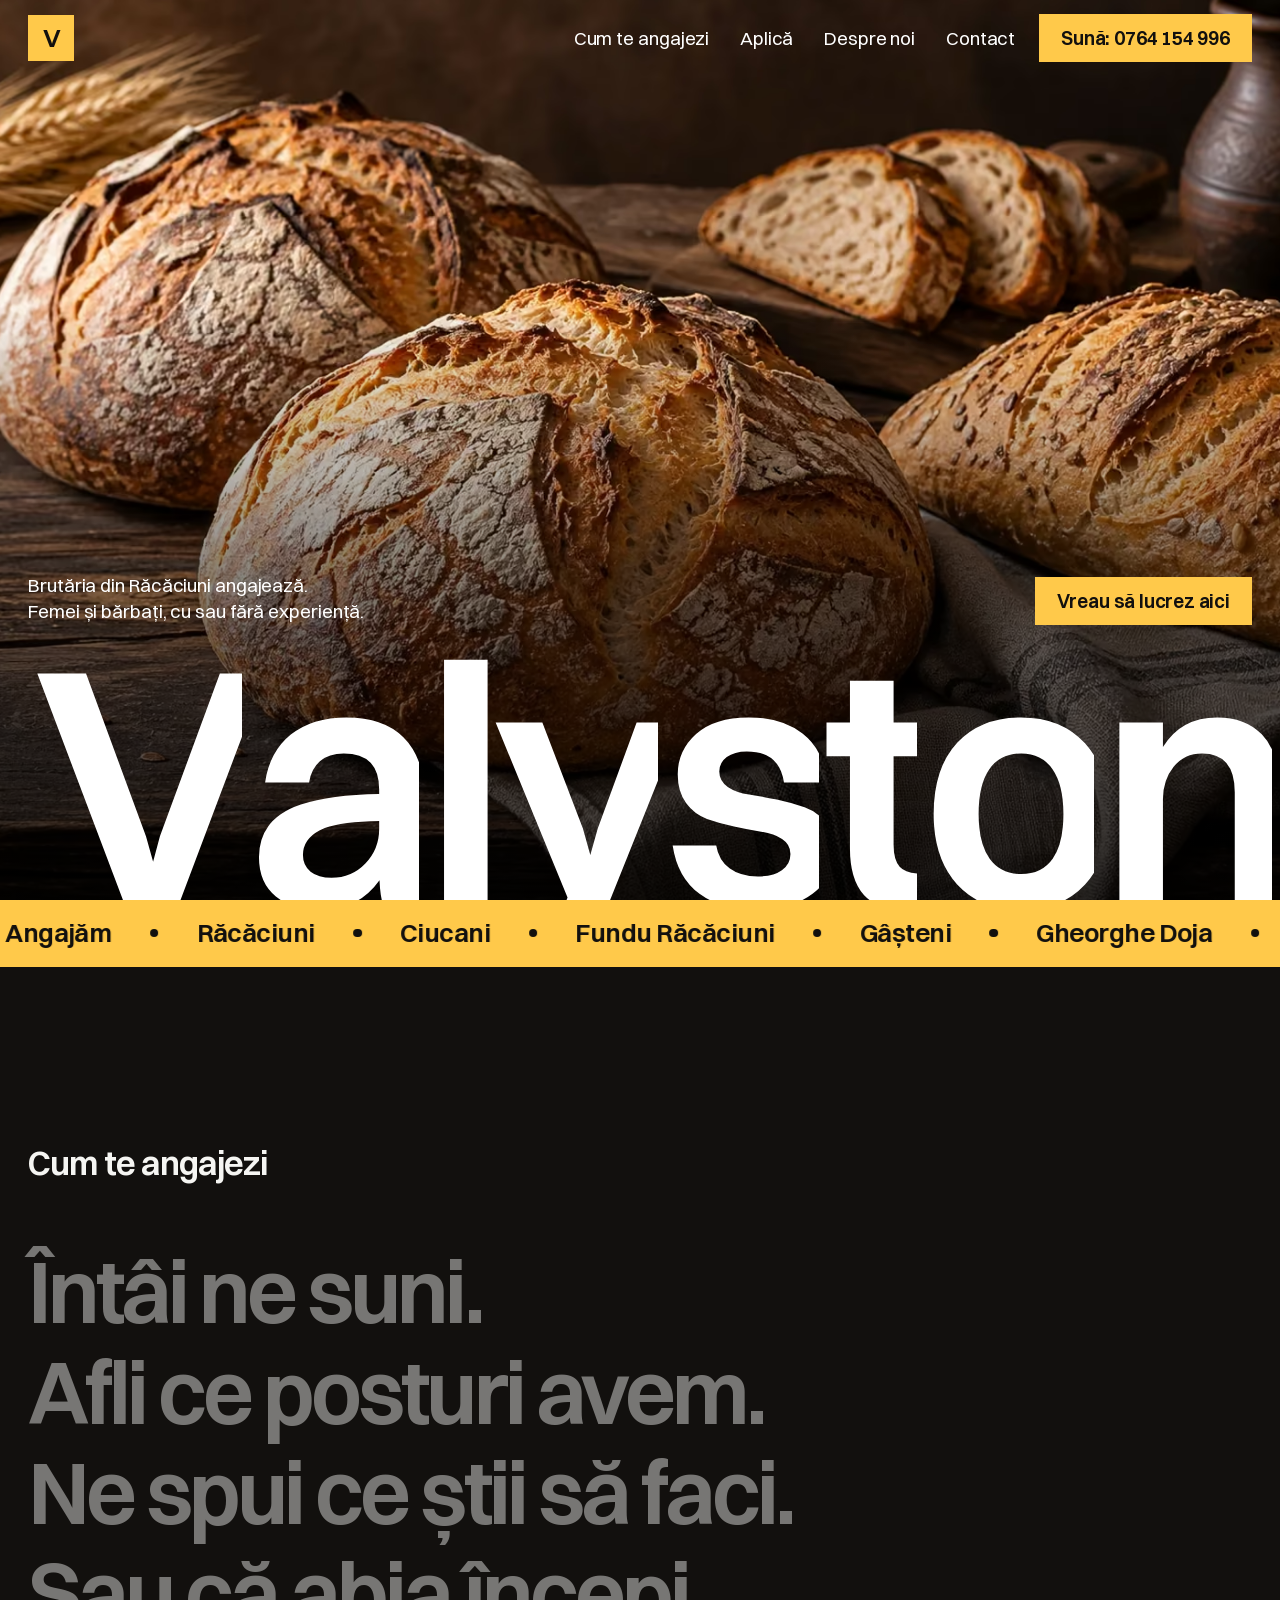
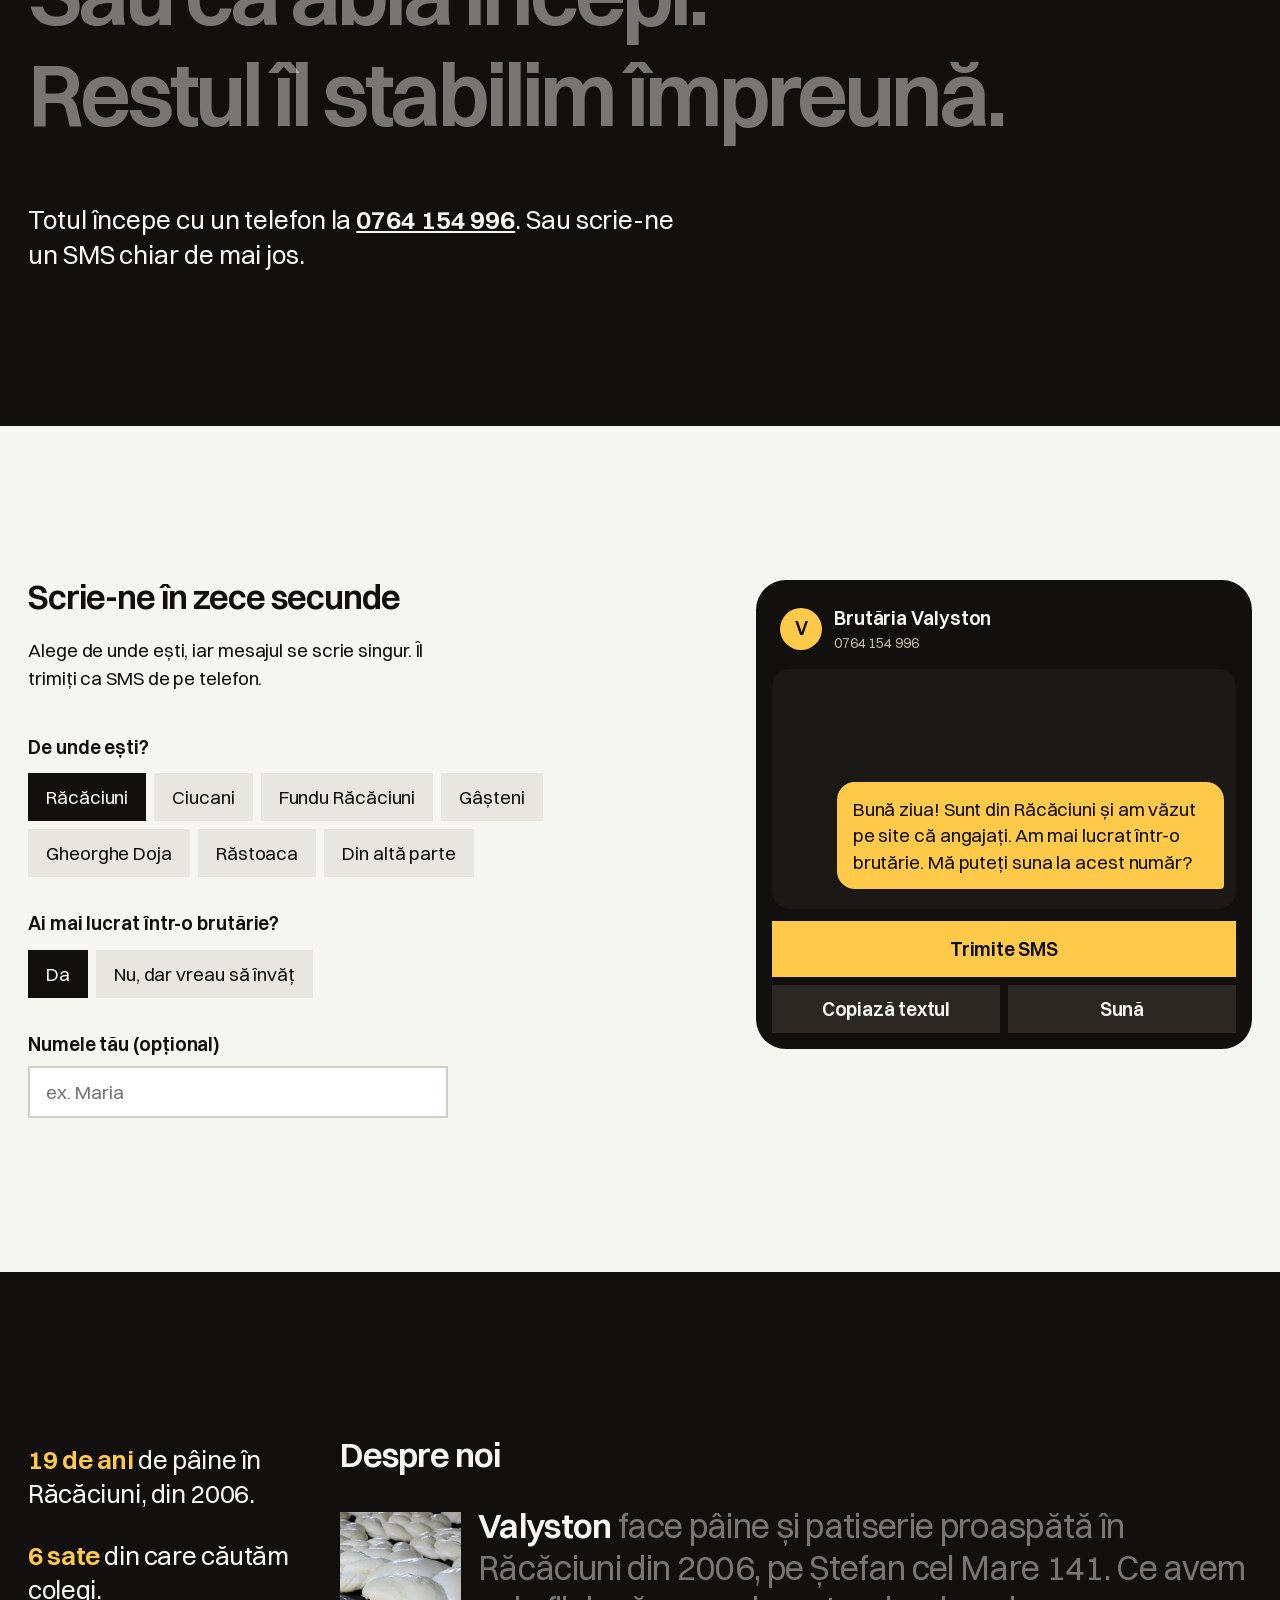
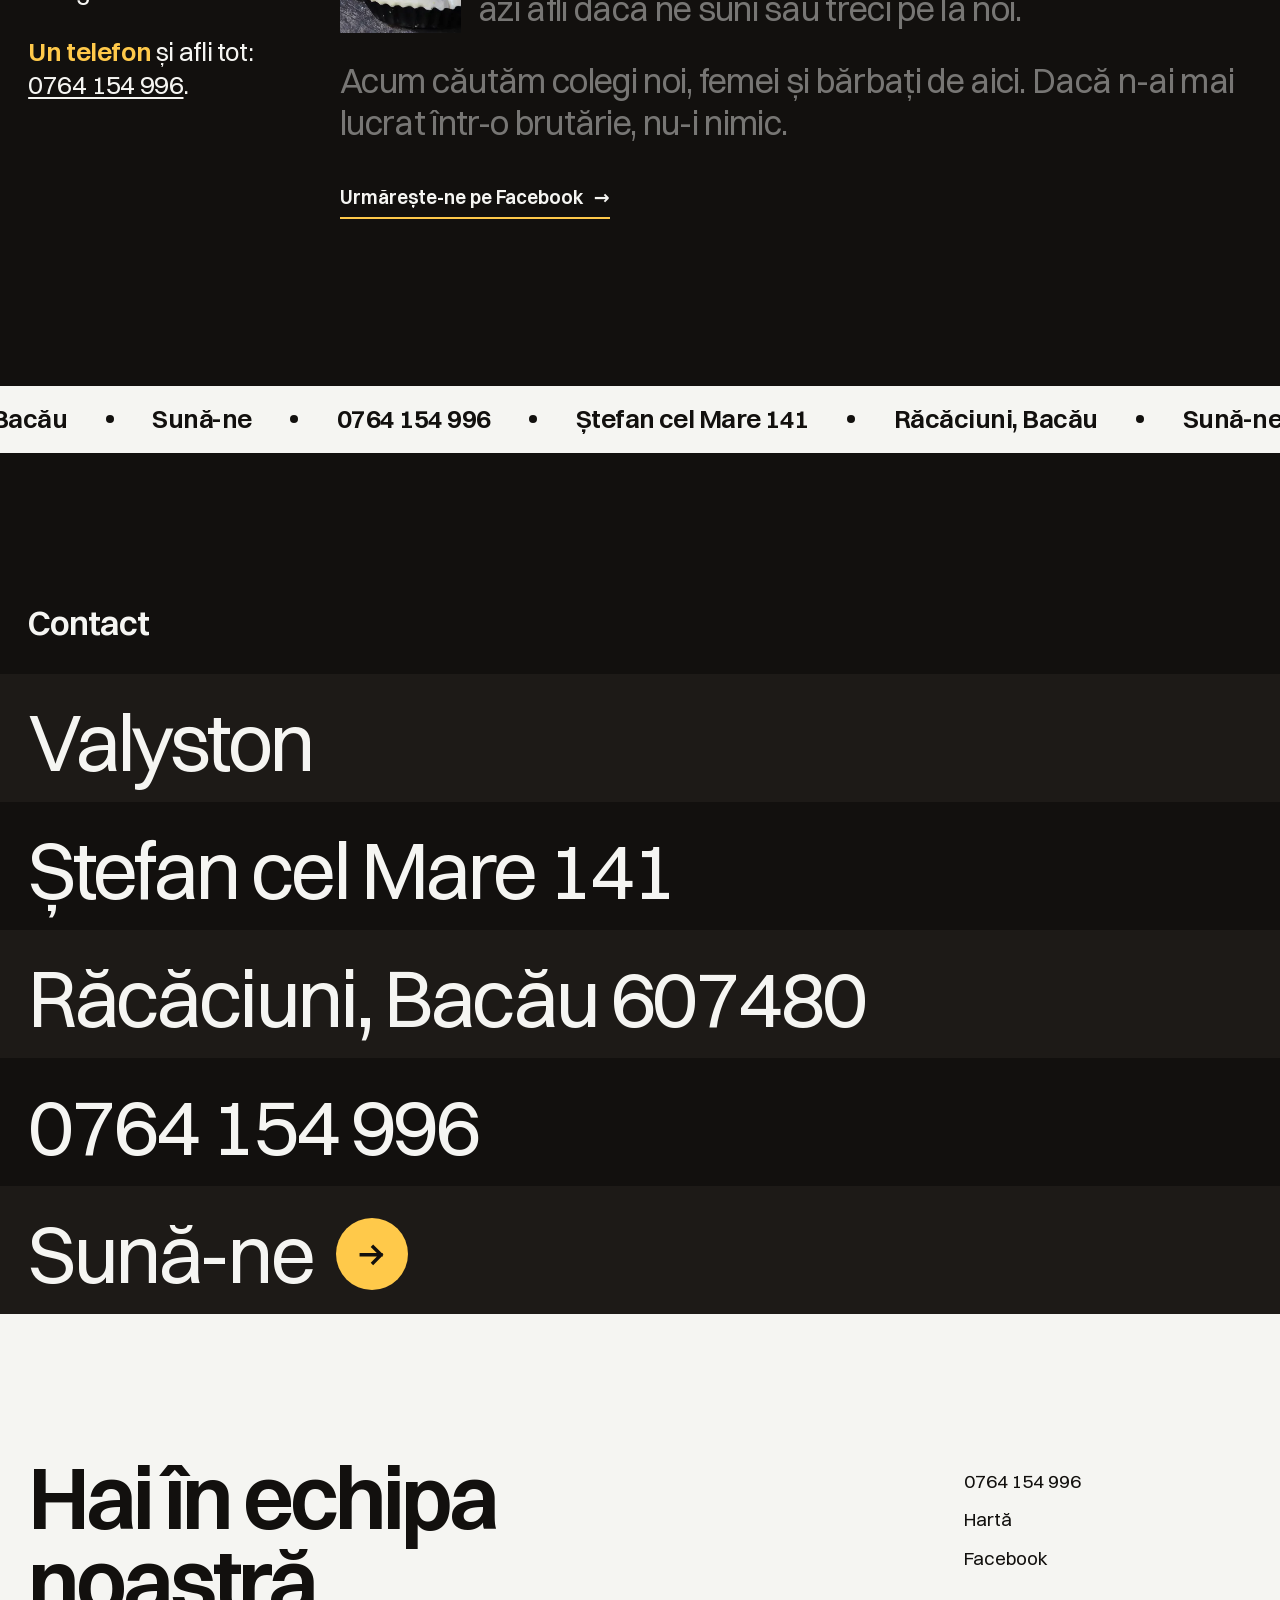
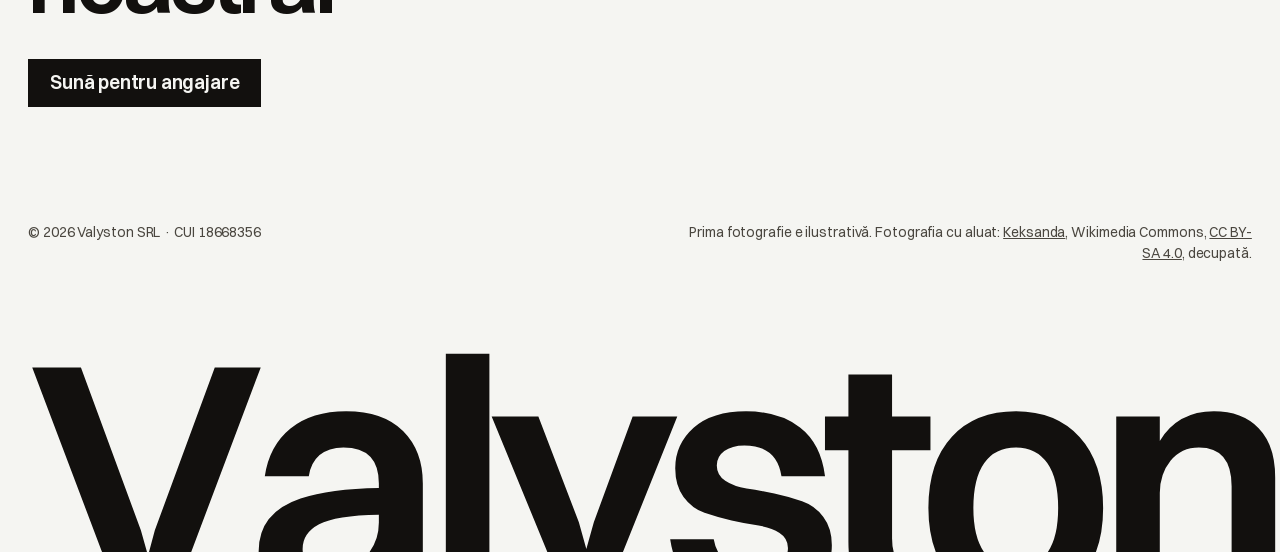
<file: index.html>
<!doctype html>
<html lang="ro">
<head>
  <meta charset="utf-8">
  <meta name="viewport" content="width=device-width, initial-scale=1, viewport-fit=cover">
  <title>Brutăria Valyston angajează · Răcăciuni, Bacău</title>
  <meta name="description" content="Brutăria Valyston din Răcăciuni angajează femei și bărbați din comună și din satele vecine, cu sau fără experiență. Sună la 0764 154 996.">
  <meta name="theme-color" content="#12100e">
  <link rel="canonical" href="https://edivvsshi.github.io/valyston/">
  <meta name="format-detection" content="telephone=no">
  <link rel="icon" href="favicon.svg" type="image/svg+xml">
  <link rel="apple-touch-icon" href="apple-touch-icon.png">
  <link rel="manifest" href="site.webmanifest">
  <meta property="og:type" content="website">
  <meta property="og:locale" content="ro_RO">
  <meta property="og:site_name" content="Brutăria Valyston">
  <meta property="og:title" content="Brutăria Valyston angajează">
  <meta property="og:description" content="Căutăm femei și bărbați din Răcăciuni și din satele vecine, cu sau fără experiență. Sună la 0764 154 996.">
  <meta property="og:url" content="https://edivvsshi.github.io/valyston/">
  <meta property="og:image" content="https://edivvsshi.github.io/valyston/img/og-angajam.jpg">
  <meta property="og:image:width" content="1200">
  <meta property="og:image:height" content="630">
  <meta name="twitter:card" content="summary_large_image">
  <link rel="preload" href="fonts/switzer-600.woff2" as="font" type="font/woff2" crossorigin>
  <link rel="stylesheet" href="style.css?v=6">
  <script type="application/ld+json">
  {
    "@context": "https://schema.org",
    "@type": "Bakery",
    "name": "Brutăria Valyston",
    "legalName": "Valyston SRL",
    "url": "https://edivvsshi.github.io/valyston/",
    "telephone": "+40764154996",
    "foundingDate": "2006",
    "image": "https://edivvsshi.github.io/valyston/img/og-angajam.jpg",
    "address": {
      "@type": "PostalAddress",
      "streetAddress": "Strada Ștefan cel Mare 141",
      "addressLocality": "Răcăciuni",
      "addressRegion": "Bacău",
      "postalCode": "607480",
      "addressCountry": "RO"
    },
    "sameAs": ["https://www.facebook.com/p/Valyston-61575104858359/"]
  }
  </script>
</head>
<body>
  <a class="skip" href="#continut">Sari la conținut</a>

  <header class="top">
    <a class="emblem" href="#acasa" aria-label="Valyston, începutul paginii"><span aria-hidden="true">V</span></a>
    <nav class="top-links" aria-label="Navigare principală">
      <a href="#cum">Cum te angajezi</a>
      <a href="#aplica">Aplică</a>
      <a href="#despre">Despre noi</a>
      <a href="#contact">Contact</a>
    </nav>
    <a class="btn btn-accent top-call magnetic" href="tel:+40764154996">Sună: 0764&nbsp;154&nbsp;996</a>
  </header>

  <main id="continut">
    <section class="hero" id="acasa" aria-labelledby="titlu">
      <div class="hero-media" aria-hidden="true"><div class="hero-pan">
        <picture>
          <source media="(max-aspect-ratio: 4/5)" type="image/avif" srcset="img/hero-telefon.avif">
          <source media="(max-aspect-ratio: 4/5)" type="image/webp" srcset="img/hero-telefon.webp">
          <source type="image/avif" srcset="img/hero-960.avif 960w, img/hero-1536.avif 1536w" sizes="100vw">
          <img class="hero-img hero-a is-on" src="img/hero-1536.webp" srcset="img/hero-960.webp 960w, img/hero-1536.webp 1536w" sizes="100vw" width="1536" height="1024" alt="" fetchpriority="high" decoding="async">
        </picture>
        <picture>
          <source media="(max-aspect-ratio: 4/5)" type="image/avif" data-srcset="img/aluat-900.avif">
          <source media="(max-aspect-ratio: 4/5)" type="image/webp" data-srcset="img/aluat-900.webp">
          <source type="image/avif" data-srcset="img/aluat-1600.avif">
          <img class="hero-img hero-b" data-src="img/aluat-1600.webp" width="1600" height="2400" alt="" decoding="async">
        </picture>
      </div></div>
      <div class="hero-copy">
        <div class="hero-row">
          <p class="hero-lead">Brutăria din Răcăciuni angajează.<br>Femei și bărbați, cu sau fără experiență.</p>
          <a class="btn btn-accent hero-cta magnetic" href="#aplica">Vreau să lucrez aici</a>
        </div>
        <h1 id="titlu" class="monument" translate="no" aria-label="Valyston">
          <span class="mask"><span>V</span></span><span class="mask"><span>a</span></span><span class="mask"><span>l</span></span><span class="mask"><span>y</span></span><span class="mask"><span>s</span></span><span class="mask"><span>t</span></span><span class="mask"><span>o</span></span><span class="mask"><span>n</span></span>
        </h1>
      </div>
    </section>

    <div class="marquee">
      <p class="sr-only">Angajăm oameni din Răcăciuni, Ciucani, Fundu Răcăciuni, Gâșteni, Gheorghe Doja și Răstoaca, cu sau fără experiență.</p>
      <div class="marquee-track" aria-hidden="true">
        <span>Angajăm</span><span>Răcăciuni</span><span>Ciucani</span><span>Fundu Răcăciuni</span><span>Gâșteni</span><span>Gheorghe Doja</span><span>Răstoaca</span><span>Cu sau fără experiență</span>
      </div>
    </div>

    <section class="how" id="cum" aria-labelledby="cum-titlu">
      <div class="wrap">
        <h2 id="cum-titlu" class="section-title">Cum te angajezi</h2>
        <div class="lines">
          <p class="line" data-fill>Întâi ne suni.</p>
          <p class="line" data-fill>Afli ce posturi avem.</p>
          <p class="line" data-fill>Ne spui ce știi să faci.</p>
          <p class="line" data-fill>Sau că abia începi.</p>
          <p class="line" data-fill>Restul îl stabilim împreună.</p>
        </div>
        <p class="how-note">Totul începe cu un telefon la <a href="tel:+40764154996">0764 154 996</a>. Sau scrie-ne un SMS chiar de mai jos.</p>
      </div>
    </section>

    <section class="apply" id="aplica" aria-labelledby="aplica-titlu">
      <div class="wrap apply-grid">
        <div class="apply-form">
          <h2 id="aplica-titlu" class="section-title">Scrie-ne în zece secunde</h2>
          <p class="apply-intro">Alege de unde ești, iar mesajul se scrie singur. Îl trimiți ca SMS de pe telefon.</p>
          <fieldset class="choice">
            <legend>De unde ești?</legend>
            <div class="chips">
              <label><input type="radio" name="sat" value="Răcăciuni" checked><span>Răcăciuni</span></label>
              <label><input type="radio" name="sat" value="Ciucani"><span>Ciucani</span></label>
              <label><input type="radio" name="sat" value="Fundu Răcăciuni"><span>Fundu Răcăciuni</span></label>
              <label><input type="radio" name="sat" value="Gâșteni"><span>Gâșteni</span></label>
              <label><input type="radio" name="sat" value="Gheorghe Doja"><span>Gheorghe Doja</span></label>
              <label><input type="radio" name="sat" value="Răstoaca"><span>Răstoaca</span></label>
              <label><input type="radio" name="sat" value="altă localitate din apropiere"><span>Din altă parte</span></label>
            </div>
          </fieldset>
          <fieldset class="choice">
            <legend>Ai mai lucrat într-o brutărie?</legend>
            <div class="chips">
              <label><input type="radio" name="exp" value="da" checked><span>Da</span></label>
              <label><input type="radio" name="exp" value="nu"><span>Nu, dar vreau să învăț</span></label>
            </div>
          </fieldset>
          <label class="name-field"><span>Numele tău (opțional)</span><input type="text" name="nume" autocomplete="given-name" autocapitalize="words" enterkeyhint="done" maxlength="40" placeholder="ex. Maria"></label>
        </div>
        <div class="phone" data-ui>
          <div class="phone-head"><span class="phone-avatar" aria-hidden="true">V</span><span>Brutăria Valyston<small>0764 154 996</small></span></div>
          <div class="phone-body">
            <p class="bubble" id="mesaj">Bună ziua! Sunt din Răcăciuni și am văzut pe site că angajați. Am mai lucrat într-o brutărie. Mă puteți suna la acest număr?</p>
          </div>
          <p class="sr-only" id="mesaj-anunt" aria-live="polite"></p>
          <div class="phone-actions">
            <a class="btn btn-accent send magnetic" id="trimite" href="sms:+40764154996?&amp;body=Bun%C4%83%20ziua!%20Am%20v%C4%83zut%20pe%20site%20c%C4%83%20angaja%C8%9Bi.">Trimite SMS</a>
            <button class="btn btn-ghost" type="button" id="copiaza">Copiază textul</button>
            <a class="btn btn-ghost" href="tel:+40764154996">Sună</a>
          </div>
        </div>
      </div>
    </section>

    <section class="about" id="despre" aria-labelledby="despre-titlu">
      <div class="wrap about-grid">
        <div class="facts">
          <p><strong><span class="roll" data-roll>20</span> de ani</strong> de pâine în Răcăciuni, din 2006.</p>
          <p><strong>6 sate</strong> din care căutăm colegi.</p>
          <p><strong>Un telefon</strong> și afli tot: <a href="tel:+40764154996">0764 154 996</a>.</p>
        </div>
        <div class="about-text">
          <h2 id="despre-titlu" class="section-title">Despre noi</h2>
          <p class="statement" data-words><img class="dropcap" src="img/dropcap.webp" width="240" height="240" loading="lazy" decoding="async" alt="Aluat crescut în tăvi, pregătit pentru cuptor"><strong>Valyston</strong> face pâine și patiserie proaspătă în Răcăciuni din 2006, pe Ștefan cel Mare 141. Ce avem azi afli dacă ne suni sau treci pe la noi.</p>
          <p class="statement soft" data-words>Acum căutăm colegi noi, femei și bărbați de aici. Dacă n-ai mai lucrat într-o brutărie, nu-i nimic.</p>
          <a class="text-link" href="https://www.facebook.com/p/Valyston-61575104858359/" target="_blank" rel="noopener noreferrer">Urmărește-ne pe Facebook <span aria-hidden="true">→</span></a>
        </div>
      </div>
    </section>

    <div class="marquee marquee-2" data-dir="-1">
      <div class="marquee-track" aria-hidden="true">
        <span>Sună-ne</span><span>0764 154 996</span><span>Ștefan cel Mare 141</span><span>Răcăciuni, Bacău</span>
      </div>
    </div>

    <section class="contact" id="contact" aria-labelledby="contact-titlu">
      <h2 id="contact-titlu" class="section-title wrap">Contact</h2>
      <ul class="rows">
        <li class="crow"><span translate="no">Valyston</span></li>
        <li class="crow"><a href="https://www.google.com/maps/search/?api=1&amp;query=Valyston%20Strada%20Stefan%20cel%20Mare%20141%20Racaciuni" target="_blank" rel="noopener noreferrer">Ștefan cel Mare 141</a></li>
        <li class="crow"><span>Răcăciuni, Bacău 607480</span></li>
        <li class="crow"><a href="tel:+40764154996">0764 154 996</a></li>
        <li class="crow crow-hello"><a href="tel:+40764154996"><span>Sună-ne</span><span class="round" aria-hidden="true"><svg viewBox="0 0 24 24" fill="none" stroke="currentColor" stroke-width="2.6" stroke-linecap="square"><path d="M4 12h15M13 6l6 6-6 6"/></svg></span></a></li>
      </ul>
    </section>

    <a class="callbar" href="tel:+40764154996" hidden>Sună pentru angajare: 0764&nbsp;154&nbsp;996</a>
  </main>

  <footer class="closing">
    <div class="wrap closing-grid">
      <div>
        <p class="invite">Hai în echipa noastră.</p>
        <a class="btn btn-dark magnetic" href="tel:+40764154996">Sună pentru angajare</a>
      </div>
      <ul class="closing-links">
        <li><a href="tel:+40764154996">0764 154 996</a></li>
        <li><a href="https://www.google.com/maps/search/?api=1&amp;query=Valyston%20Strada%20Stefan%20cel%20Mare%20141%20Racaciuni" target="_blank" rel="noopener noreferrer">Hartă</a></li>
        <li><a href="https://www.facebook.com/p/Valyston-61575104858359/" target="_blank" rel="noopener noreferrer">Facebook</a></li>
      </ul>
    </div>
    <div class="wrap legal">
      <p>© <span id="year">2026</span> Valyston SRL · CUI 18668356</p>
      <p>Prima fotografie e ilustrativă. Fotografia cu aluat: <a href="https://commons.wikimedia.org/wiki/File:P%C3%A2ine_la_cuptor.jpg">Keksanda</a>, Wikimedia Commons, <a href="https://creativecommons.org/licenses/by-sa/4.0/">CC BY-SA 4.0</a>, decupată.</p>
    </div>
    <p class="giant" translate="no" aria-hidden="true"><span>V</span><span>a</span><span>l</span><span>y</span><span>s</span><span>t</span><span>o</span><span>n</span></p>
  </footer>

  <script src="animations.js?v=6" defer></script>
</body>
</html>
</file>
<file: style.css>
@font-face{font-family:'Switzer';font-style:normal;font-weight:400;font-display:swap;src:url(fonts/switzer-400.woff2) format('woff2')}
@font-face{font-family:'Switzer';font-style:normal;font-weight:600;font-display:swap;src:url(fonts/switzer-600.woff2) format('woff2')}

/* Valyston: the name as a monument. */
:root{
  color-scheme:dark;
  --bg:#12100e; --surface:#1d1a17; --ink:#f5f5f2; --muted:#bdb7ae;
  --accent:#ffc94a; --accent-ink:#12100e;
  --light:#f5f5f2; --light-2:#e7e6e1; --light-ink:#12100e; --light-muted:#4a463f;
  --font:'Switzer',system-ui,-apple-system,'Segoe UI',Arial,sans-serif;
  --step-small:clamp(.8125rem,.79rem + .1vw,.875rem);
  --step-body:clamp(1.0625rem,1rem + .25vw,1.1875rem);
  --step-lead:clamp(1.25rem,1.1rem + .7vw,1.625rem);
  --step-head:clamp(2.5rem,1.2rem + 5.4vw,6.5rem);
  --step-title:clamp(1.625rem,1.25rem + 1.1vw,2.25rem);
  --step-display:clamp(64px,26.6vw,560px);
  --m:max(clamp(16px,2.2vw,32px),env(safe-area-inset-left),env(safe-area-inset-right));
  --ease:cubic-bezier(.2,.7,.2,1);
  --ease-out:cubic-bezier(.16,1,.3,1);
}
*,*::before,*::after{box-sizing:border-box}
html{-webkit-text-size-adjust:100%}
body{margin:0;background:var(--bg);color:var(--ink);font:400 var(--step-body)/1.5 var(--font);letter-spacing:-.005em;-webkit-font-smoothing:antialiased;font-kerning:normal}
img{display:block;max-width:100%;height:auto}
a{color:inherit;touch-action:manipulation}
a,button,label{-webkit-tap-highlight-color:transparent}
.sr-only{position:absolute!important;width:1px;height:1px;margin:-1px;padding:0;overflow:hidden;clip:rect(0 0 0 0);white-space:nowrap;border:0}
:focus-visible{outline:3px solid var(--accent);outline-offset:3px}
h1,h2,h3,p,ul,figure,fieldset{margin:0}
ul{padding:0;list-style:none}
fieldset{border:0;padding:0;min-width:0}
section[id]{scroll-margin-top:72px}
.skip{position:absolute;left:12px;top:-80px;z-index:60;background:var(--accent);color:var(--accent-ink);padding:10px 14px;font-weight:600}
.skip:focus{top:12px}
.wrap{max-width:1600px;margin-inline:auto;padding-inline:var(--m)}
.section-title{font:600 var(--step-title)/1.05 var(--font);letter-spacing:-.03em}

/* Buttons: one shape, square corners */
.btn{display:inline-flex;align-items:center;justify-content:center;gap:10px;min-height:48px;padding:0 22px;border:0;font:600 var(--step-body)/1 var(--font);letter-spacing:-.01em;text-decoration:none;cursor:pointer;transition:background-color .25s ease,color .25s ease,transform .35s var(--ease-out)}
.btn:active{transform:scale(.97)!important}
.btn-accent{background:var(--accent);color:var(--accent-ink)}
.btn-dark{background:var(--light-ink);color:var(--light)}
.btn-ghost{background:#2b2723;color:var(--ink)}

/* Top bar: rides over the hero, turns solid after it, hides while reading */
.top{position:fixed;inset:0 0 auto 0;z-index:40;display:flex;align-items:center;justify-content:space-between;gap:24px;padding:14px var(--m);color:#fff;transition:transform .45s var(--ease-out),background-color .3s ease}
.top.solid{background:var(--bg)}
.top.away{transform:translateY(-105%)}
.top:focus-within{transform:none}
.emblem{display:grid;place-items:center;width:46px;height:46px;background:var(--accent);color:var(--accent-ink);font:600 1.6rem/1 var(--font);text-decoration:none;letter-spacing:-.04em}
.top-links{display:flex;gap:clamp(18px,2.4vw,36px);margin-left:auto}
.top-links a{position:relative;text-decoration:none;padding:8px 0}
.top-links a::after{content:"";position:absolute;left:0;right:0;bottom:4px;height:2px;background:currentColor;transform:scaleX(0);transform-origin:right;transition:transform .35s var(--ease-out)}

/* Hero */
.hero{position:relative;height:100svh;min-height:600px;overflow:clip;display:grid;align-items:end;color:#fff;background:#000}
.hero-media{position:absolute;inset:0}
.hero-pan{position:absolute;inset:-2%;transition:transform .9s var(--ease-out)}
.hero-img{position:absolute;inset:0;width:100%;height:100%;object-fit:cover;opacity:0;transition:opacity 1.6s ease}
.hero-b{object-position:50% 62%}
.hero-img.is-on{opacity:1}
.hero::after{content:"";position:absolute;inset:auto 0 0 0;height:66%;background:linear-gradient(to top,rgba(0,0,0,.8),rgba(0,0,0,.45) 55%,rgba(0,0,0,0));pointer-events:none} /* taste-skill-ignore: neutral scrim over the photo for legibility */
.hero-copy{position:relative;z-index:2;padding:0 var(--m);min-width:0}
.hero-row{display:flex;justify-content:space-between;align-items:flex-end;gap:24px;margin-bottom:clamp(4px,1vw,16px)}
.hero-lead{max-width:34ch;font-size:var(--step-body);line-height:1.4;color:#fff}
.monument{display:flex;justify-content:space-between;font:600 var(--step-display)/.8 var(--font);letter-spacing:-.055em;margin:0 0 -.07em;white-space:nowrap}
.mask{display:inline-block;overflow:hidden;padding:.02em .015em .14em;margin-bottom:-.12em}
.mask>span{display:inline-block}
.monument .mask:last-child,.giant span:last-child{margin-right:-.06em} /* optical: the n's side bearing, so its stem meets the margin */

/* Marquee */
.marquee{overflow:hidden;background:var(--accent);color:var(--accent-ink);padding:clamp(14px,1.6vw,22px) 0}
.marquee-track{display:flex;width:max-content;will-change:transform}
.marquee-track span{display:inline-flex;align-items:center;font:600 var(--step-lead)/1 var(--font);letter-spacing:-.02em;white-space:nowrap;padding-right:clamp(28px,3vw,48px)}
.marquee-2{background:var(--light);color:var(--light-ink)}
.marquee-track span::after{content:"";width:.32em;height:.32em;margin-left:clamp(28px,3vw,48px);border-radius:50%;background:currentColor}

/* How to apply: lines that fill with ink */
.how{padding:clamp(110px,14vw,200px) 0 clamp(100px,12vw,170px)}
.lines{margin-top:clamp(40px,5vw,72px)}
.line{font:600 var(--step-head)/1.02 var(--font);letter-spacing:-.045em;margin-bottom:.12em;text-wrap:balance}
.how-note{max-width:44ch;margin-top:clamp(40px,5vw,64px);font-size:var(--step-lead);line-height:1.35}
.how-note a{color:var(--ink);font-weight:600}

/* Apply: the live message */
.apply{background:var(--light);color:var(--light-ink);padding:clamp(100px,12vw,170px) 0}
.apply-grid{display:grid;grid-template-columns:repeat(12,minmax(0,1fr));column-gap:24px;align-items:start}
.apply-form{grid-column:1/7}
.apply-intro{max-width:40ch;margin:20px 0 40px;font-size:var(--step-body);line-height:1.5}
.choice{margin-bottom:32px}
.choice legend{font-weight:600;margin-bottom:12px;padding:0}
.chips{display:flex;flex-wrap:wrap;gap:8px}
.chips label{position:relative;cursor:pointer}
.chips input{position:absolute;opacity:0;inset:0;margin:0;cursor:pointer}
.chips span{display:inline-flex;align-items:center;min-height:48px;padding:0 18px;background:var(--light-2);transition:background-color .2s ease,color .2s ease,transform .3s var(--ease-out)}
.chips label:active span{transform:scale(.96)}
.chips input:checked+span{background:var(--light-ink);color:var(--light)}
.chips input:focus-visible+span{outline:3px solid var(--light-ink);outline-offset:2px}
.name-field{display:grid;gap:8px;max-width:420px;font-weight:600}
.name-field input{height:52px;padding:0 16px;border:2px solid #cfcdc6;background:#fff;color:var(--light-ink);font:400 var(--step-body) var(--font)}
.name-field input:focus{outline:none;border-color:var(--light-ink)}
.phone{grid-column:8/13;background:var(--bg);color:var(--ink);border-radius:30px;padding:16px;position:sticky;top:96px}
.phone-head{display:flex;align-items:center;gap:12px;padding:8px 8px 16px;font-weight:600}
.phone-head small{display:block;font-weight:400;color:var(--muted);font-size:var(--step-small)}
.phone-avatar{display:grid;place-items:center;width:42px;height:42px;border-radius:50%;background:var(--accent);color:var(--accent-ink);font-weight:600}
.phone-body{min-height:240px;padding:20px 12px;background:#1b1815;border-radius:18px;display:flex;align-items:flex-end;justify-content:flex-end}
.bubble{max-width:88%;background:var(--accent);color:var(--accent-ink);padding:14px 16px;border-radius:18px 18px 4px 18px;line-height:1.4;font-size:var(--step-body);transform-origin:100% 100%}
.bubble.pop{animation:pop .45s var(--ease-out)}
.phone-actions{display:grid;grid-template-columns:1fr 1fr;gap:8px;margin-top:12px}
.phone-actions .send{grid-column:1/-1;min-height:56px}
@keyframes pop{0%{transform:scale(.92);opacity:.6}100%{transform:none;opacity:1}}

/* About */
.about{padding:clamp(110px,13vw,190px) 0}
.about-grid{display:grid;grid-template-columns:repeat(12,minmax(0,1fr));column-gap:24px}
.facts{grid-column:1/4;display:grid;gap:28px;align-content:start;padding-top:6px;font-size:var(--step-lead);line-height:1.3;letter-spacing:-.015em}
.facts strong{font-weight:600;color:var(--accent);font-variant-numeric:tabular-nums}
.facts a{color:inherit;text-underline-offset:3px}
.about-text{grid-column:4/13}
.about-text .section-title{margin-bottom:32px}
.statement{font-size:var(--step-title);line-height:1.22;letter-spacing:-.02em;max-width:34em;margin-bottom:.9em}
.statement strong{font-weight:600}
.statement.soft{color:var(--muted)}
.dropcap{float:left;width:3.55em;height:3.55em;object-fit:cover;margin:.18em .5em 0 0}
.text-link{display:inline-flex;align-items:center;gap:10px;min-height:44px;font-weight:600;text-decoration:none;border-bottom:2px solid var(--accent);padding:6px 0 4px}
.text-link span{transition:transform .35s var(--ease-out)}

/* Contact rows */
.contact{padding-top:clamp(100px,12vw,170px)}
.contact .section-title{margin-bottom:32px}
.crow{position:relative;display:flex;align-items:flex-end;min-height:clamp(84px,10vw,150px);font:400 min(clamp(2.25rem,1rem + 5vw,5.5rem),9.2vw)/1.05 var(--font);letter-spacing:-.045em;overflow:hidden}
.crow:nth-child(odd){background:var(--surface)}
.crow>span,.crow>a{position:relative;z-index:1;display:flex;align-items:center;gap:.3em;width:100%;padding:0 var(--m) .22em;text-decoration:none;transition:color .35s ease}
.crow>a::before{content:"";position:absolute;inset:0;z-index:-1;background:var(--accent);transform:scaleY(0);transform-origin:bottom;transition:transform .5s var(--ease-out)}
.round svg{width:44%;height:44%}
.round{display:inline-grid;place-items:center;width:.9em;height:.9em;border-radius:50%;background:var(--accent);color:var(--accent-ink);transition:transform .45s var(--ease-out),background-color .3s ease}

/* Closing: inverse field with the cropped name */
.closing{position:relative;overflow:hidden;background:var(--light);color:var(--light-ink);padding-top:clamp(96px,11vw,160px)}
.closing-grid{display:grid;grid-template-columns:repeat(12,minmax(0,1fr));column-gap:24px;align-items:start}
.closing-grid>div{grid-column:1/8}
.invite{font:600 var(--step-head)/.95 var(--font);letter-spacing:-.045em;margin-bottom:36px;max-width:9em}
.closing-links{grid-column:10/13;display:grid;gap:10px;padding-top:12px}
.closing-links a{position:relative;text-decoration:none}
.closing-links a::after{content:"";position:absolute;left:0;right:0;bottom:-3px;height:2px;background:currentColor;transform:scaleX(0);transform-origin:right;transition:transform .35s var(--ease-out)}
.legal{display:flex;justify-content:space-between;gap:24px;flex-wrap:wrap;margin-top:clamp(72px,9vw,120px);font-size:var(--step-small);color:var(--light-muted)}
.legal p:first-child{white-space:nowrap}
.legal p:last-child{max-width:72ch;text-align:right}
.legal a{color:inherit}
.giant{display:flex;justify-content:space-between;padding:0 var(--m);font:600 var(--step-display)/.8 var(--font);letter-spacing:-.055em;white-space:nowrap;transform:translateY(22%);margin-top:16px;color:var(--light-ink)}
.giant span{display:inline-block}

/* Hover only where there is a mouse; touch gets press feedback instead */
@media (hover:hover){
  .btn-accent:hover{background:#ffd978}
  .btn-dark:hover{background:#2c2722}
  .btn-ghost:hover{background:#3a352f}
  .top-links a:hover::after{transform:scaleX(1);transform-origin:left}
  .chips label:hover span{background:#dad9d3}
  .text-link:hover span{transform:translateX(6px)}
  .crow>a:hover{color:var(--accent-ink)}
  .crow>a:hover::before{transform:scaleY(1)}
  .crow-hello a:hover .round{transform:rotate(-45deg);background:var(--accent-ink);color:var(--accent)}
  .closing-links a:hover::after{transform:scaleX(1);transform-origin:left}
}
.crow>a:active{color:var(--accent-ink)}
.crow>a:active::before{transform:scaleY(1);transition-duration:.15s}
.btn-accent:active{background:#ffd978}
.btn-ghost:active{background:#3a352f}
.btn-dark:active{background:#2c2722}

/* Phone call bar */
.callbar{position:fixed;left:0;right:0;bottom:0;z-index:30;display:flex;align-items:center;justify-content:center;min-height:56px;padding:10px 16px calc(10px + env(safe-area-inset-bottom));background:var(--accent);color:var(--accent-ink);font-weight:600;text-decoration:none;transform:translateY(110%);transition:transform .35s var(--ease-out)}
.callbar.show{transform:none}
@media (min-width:900px){.callbar{display:none}}

/* ---------- Motion (only when allowed) ---------- */
@media (prefers-reduced-motion:no-preference){
  html{scroll-behavior:smooth}
  /* load: letters rise out of their masks, the photo settles */
  .js .mask>span{transform:translateY(110%);transition:transform 1.1s var(--ease-out);transition-delay:calc(var(--i) * 70ms + 150ms)}
  .js.loaded .mask>span{transform:none}
  .js .hero-media{transform:scale(1.12);transition:transform 2.2s var(--ease-out)}
  .js.loaded .hero-media{transform:none}
  .js .hero-row{transform:translateY(14px);transition:transform 1s var(--ease-out) .5s}
  .js.loaded .hero-row{transform:none}
  .js .top{opacity:0;transition:opacity .6s ease .9s,transform .45s var(--ease-out),background-color .3s ease}
  .js.loaded .top{opacity:1}

  /* entrances */
  .js .rise{opacity:0;transform:translateY(28px)}
  .js .rise.in{opacity:1;transform:none;transition:opacity .8s ease,transform 1s var(--ease-out);transition-delay:var(--d,0ms)}
  .js .crow>span,.js .crow>a{transform:translateY(105%);transition:transform 1s var(--ease-out),color .35s ease;transition-delay:var(--d,0ms)}
  .js .crow.in>span,.js .crow.in>a{transform:none}
  .js .giant span{transform:translateY(60%);opacity:0;transition:transform 1.2s var(--ease-out),opacity .8s ease;transition-delay:calc(var(--i) * 60ms)}
  .js .giant.in span{transform:none;opacity:1}

  @supports (animation-timeline: view()){
    /* the hero recedes as it leaves */
    .hero{view-timeline-name:--hero}
    .hero-pan img{animation:hero-sink linear both;animation-timeline:--hero;animation-range:exit 0% exit 100%}
    .monument{animation:hero-lift linear both;animation-timeline:--hero;animation-range:exit 0% exit 80%}
    /* words of a line fill with ink as it rises */
    .is-filling>span{color:color-mix(in oklab,currentColor 45%,transparent);animation:ink linear both;animation-timeline:view();animation-range:cover 18% cover 42%}
    .how .is-filling>span,.about .is-filling>span{color:color-mix(in oklab,var(--ink) 45%,transparent)}
    .about .soft.is-filling>span{animation-name:ink-soft}
  }
}
@keyframes hero-sink{to{transform:translateY(10%) scale(1.08);filter:brightness(.55)}}
@keyframes hero-lift{to{transform:translateY(-22%);opacity:.15}}
@keyframes ink{to{color:var(--ink)}}
@keyframes ink-soft{to{color:var(--muted)}}

@media (max-width:1000px){
  .top-links{display:none}
  .apply-form{grid-column:1/-1}
  .phone{grid-column:1/-1;position:relative;top:auto;margin-top:40px;max-width:520px}
  .facts{grid-column:1/-1;grid-row:2;grid-template-columns:repeat(3,1fr);gap:16px;margin-top:40px}
  .about-text{grid-column:1/-1}
  .closing-grid>div,.closing-links{grid-column:1/-1}
  .closing-links{grid-auto-flow:column;justify-content:start;gap:24px;margin-top:40px}
  .legal p:last-child{text-align:left}
}
@media (max-width:700px){
  .hero{min-height:560px}
  .hero-row{flex-direction:column;align-items:flex-start;gap:16px;margin-bottom:10px}
  .hero-lead{font-size:var(--step-body)}
  .hero-cta{display:none}
  .statement{font-size:var(--step-body);line-height:1.45}
  .top-call{min-height:44px;padding:0 14px}
  .emblem{width:44px;height:44px}
  .facts{grid-template-columns:1fr;gap:24px}
  .dropcap{width:4.4em;height:4.4em}
  .closing{padding-bottom:56px}
}
@media (max-width:380px){
  .phone-actions{grid-template-columns:1fr}
}
/* phones held sideways: the whole first screen fits, name included */
@media (max-height:520px) and (orientation:landscape){
  .hero{min-height:0;height:100svh}
  .hero::after{height:100%;background:linear-gradient(to top,rgba(0,0,0,.82),rgba(0,0,0,.5) 60%,rgba(0,0,0,.15))} /* taste-skill-ignore: neutral scrim over the photo for legibility */
  .hero-row{margin-bottom:6px}
  .hero-lead{font-size:var(--step-small)}
  .hero-cta{display:none}
  .top{padding-block:10px}
  .emblem{width:40px;height:40px}
  .top-call{min-height:40px}
}
@media (prefers-reduced-motion:reduce){
  *,*::before,*::after{animation:none!important;transition:none!important}
  .hero-b{display:none}
}
</file>
